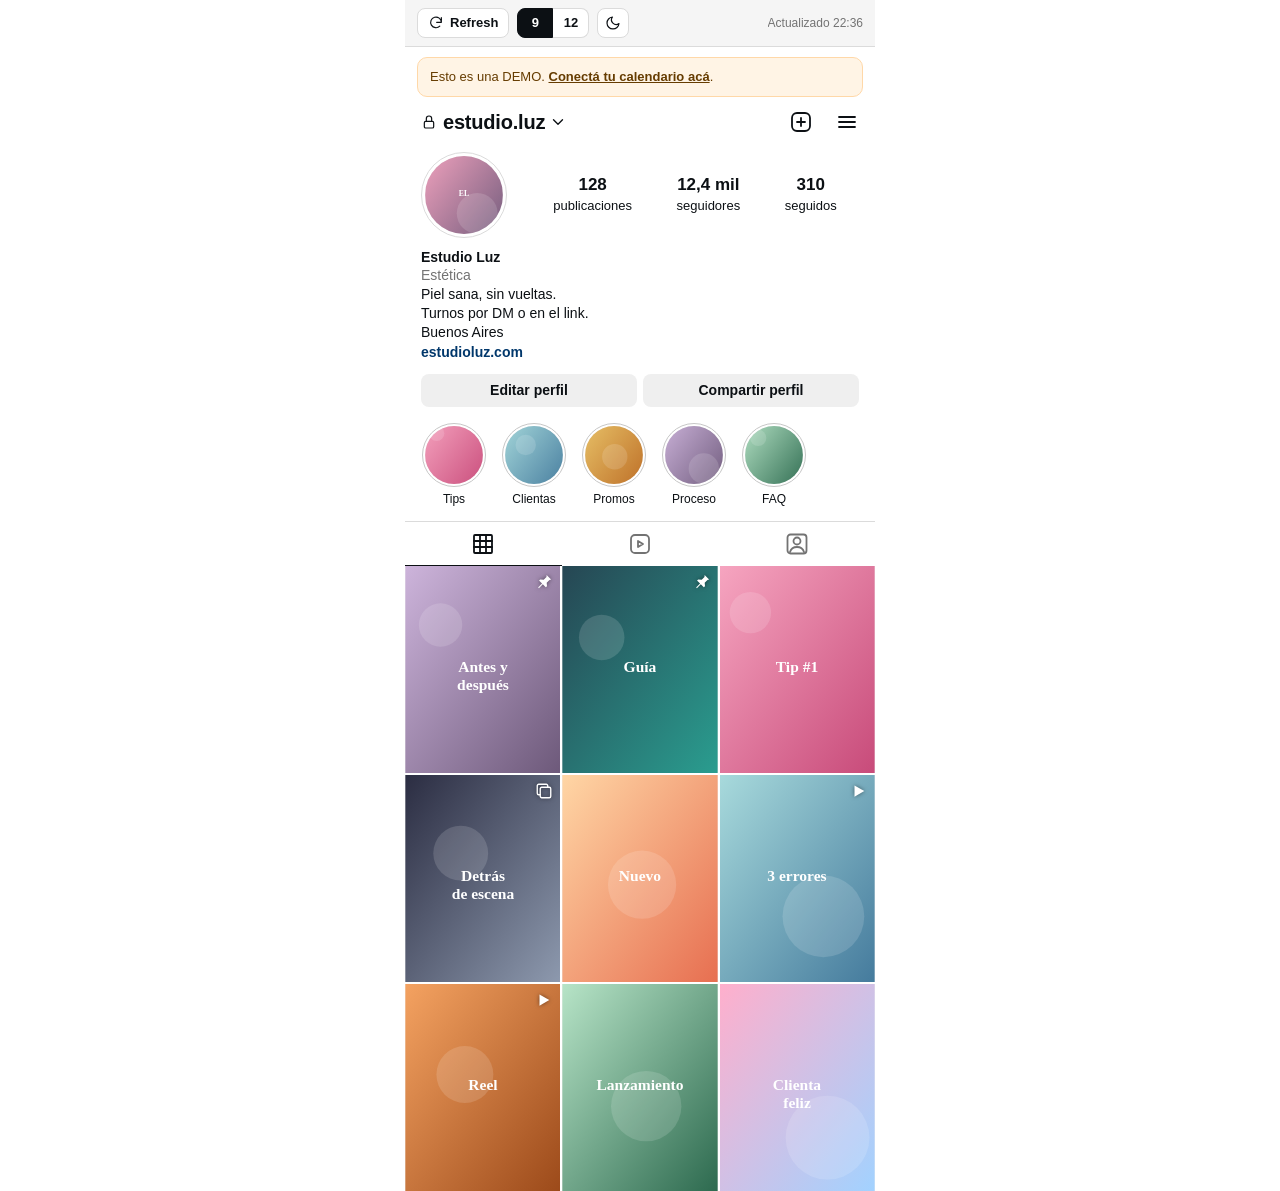
<file: public/index.html>
<!doctype html>
<html lang="es">
<head>
  <meta charset="utf-8">
  <meta name="viewport" content="width=device-width, initial-scale=1">
  <title>Grilla IG</title>
  <link rel="stylesheet" href="styles.css">
</head>
<body>
  <div class="widget">
    <div class="barra" role="toolbar" aria-label="Controles">
      <button class="btn-barra" id="btn-refresh" title="Actualizar desde Notion">
        <svg viewBox="0 0 24 24" aria-hidden="true"><path d="M20 11a8 8 0 1 0-2.3 5.7M20 4v7h-7"/></svg>
        <span>Refresh</span>
      </button>
      <div class="segmento" role="group" aria-label="Cantidad de posts">
        <button data-filas="3" class="activo">9</button>
        <button data-filas="4">12</button>
      </div>
      <button class="btn-barra icono" id="btn-tema" title="Modo claro / oscuro" aria-label="Cambiar tema">
        <svg class="luna" viewBox="0 0 24 24" aria-hidden="true"><path d="M21 12.8A9 9 0 1 1 11.2 3a7 7 0 0 0 9.8 9.8z"/></svg>
        <svg class="sol" viewBox="0 0 24 24" aria-hidden="true"><circle cx="12" cy="12" r="4"/><path d="M12 2v2M12 20v2M4.9 4.9l1.4 1.4M17.7 17.7l1.4 1.4M2 12h2M20 12h2M4.9 19.1l1.4-1.4M17.7 6.3l1.4-1.4"/></svg>
      </button>
      <span class="estado" id="estado" aria-live="polite"></span>
    </div>

    <div class="aviso" id="aviso" hidden></div>

    <main class="perfil" id="perfil">
      <header class="top">
        <svg class="candado" viewBox="0 0 24 24" aria-hidden="true"><rect x="5" y="11" width="14" height="10" rx="2"/><path d="M8 11V7a4 4 0 0 1 8 0v4"/></svg>
        <h1 class="usuario" id="usuario">tu_marca</h1>
        <svg class="chev" viewBox="0 0 24 24" aria-hidden="true"><path d="m6 9 6 6 6-6"/></svg>
        <span class="espacio"></span>
        <svg class="ico" viewBox="0 0 24 24" aria-hidden="true"><rect x="3" y="3" width="18" height="18" rx="5"/><path d="M12 8v8M8 12h8"/></svg>
        <svg class="ico" viewBox="0 0 24 24" aria-hidden="true"><path d="M4 7h16M4 12h16M4 17h16"/></svg>
      </header>

      <section class="cabecera">
        <div class="avatar"><img id="foto" alt=""></div>
        <div class="stats">
          <div><b id="n-posts">0</b><span>publicaciones</span></div>
          <div><b id="n-seguidores">0</b><span>seguidores</span></div>
          <div><b id="n-seguidos">0</b><span>seguidos</span></div>
        </div>
      </section>

      <section class="info">
        <p class="nombre" id="nombre"></p>
        <p class="categoria" id="categoria"></p>
        <p class="bio" id="bio"></p>
        <a class="link" id="link" target="_blank" rel="noopener"></a>
      </section>

      <div class="botones">
        <span class="boton">Editar perfil</span>
        <span class="boton">Compartir perfil</span>
      </div>

      <section class="destacadas" id="destacadas"></section>

      <nav class="tabs" aria-hidden="true">
        <span class="tab activo"><svg viewBox="0 0 24 24"><rect x="3" y="3" width="18" height="18" rx="1"/><path d="M9 3v18M15 3v18M3 9h18M3 15h18"/></svg></span>
        <span class="tab"><svg viewBox="0 0 24 24"><rect x="3" y="3" width="18" height="18" rx="4"/><path d="m10 9 5 3-5 3z"/></svg></span>
        <span class="tab"><svg viewBox="0 0 24 24"><circle cx="12" cy="9" r="3.5"/><path d="M5 20c1-3.5 4-5 7-5s6 1.5 7 5"/><rect x="2.5" y="2.5" width="19" height="19" rx="3"/></svg></span>
      </nav>

      <section class="grilla" id="grilla" aria-label="Grilla de posts"></section>
    </main>
  </div>
  <script src="app.js"></script>
</body>
</html>
</file>
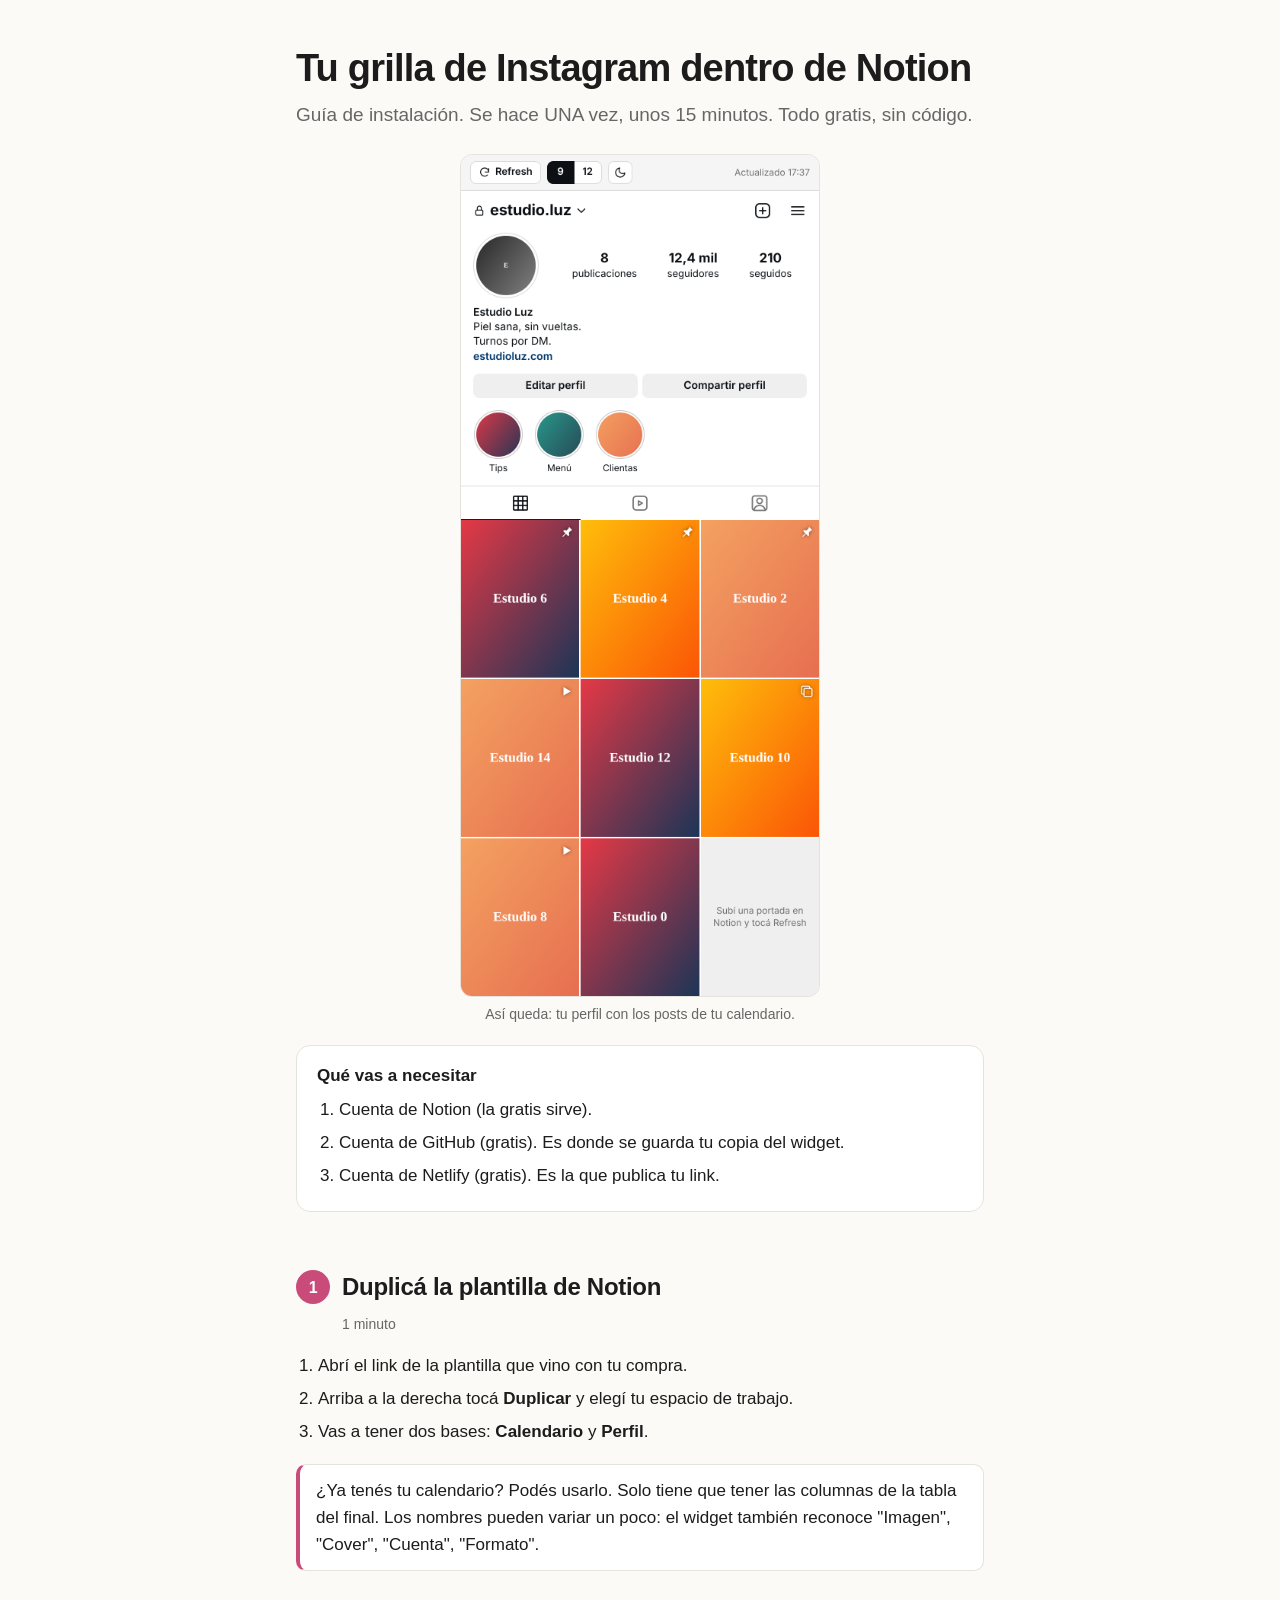
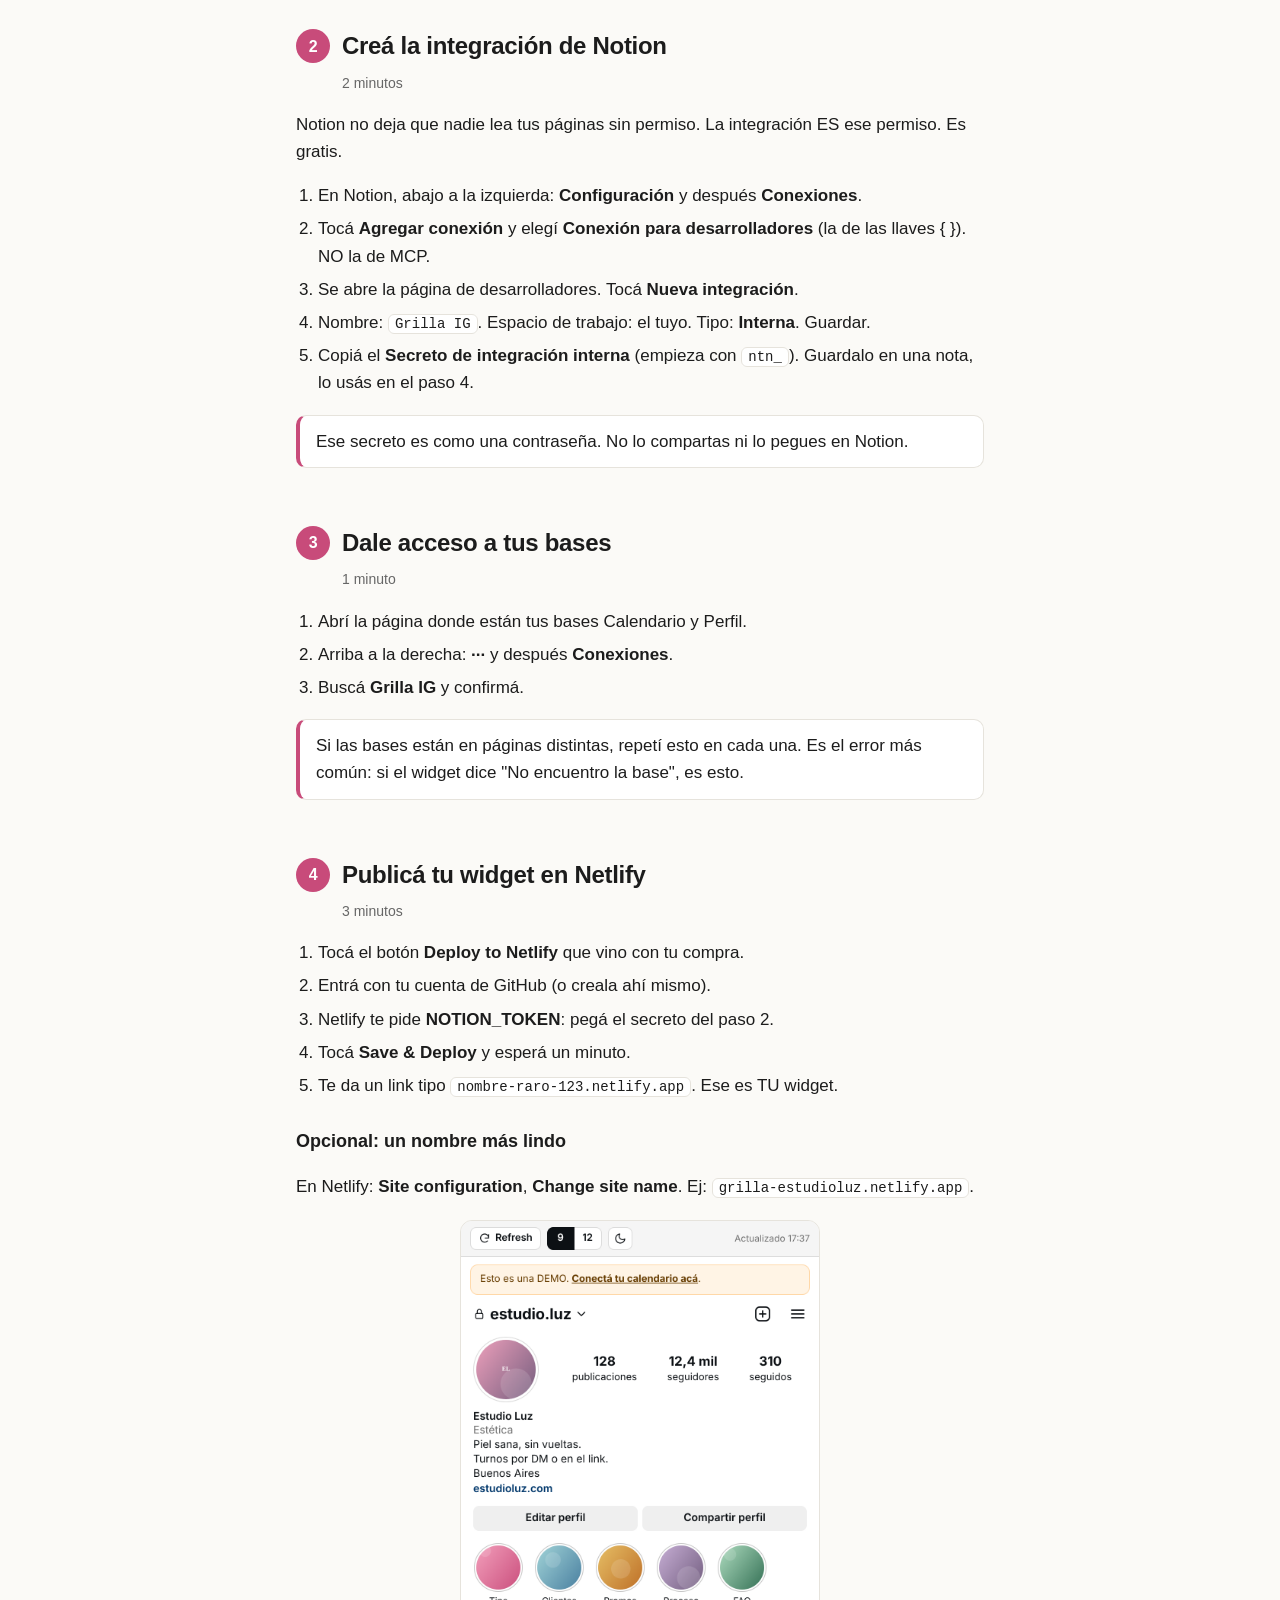
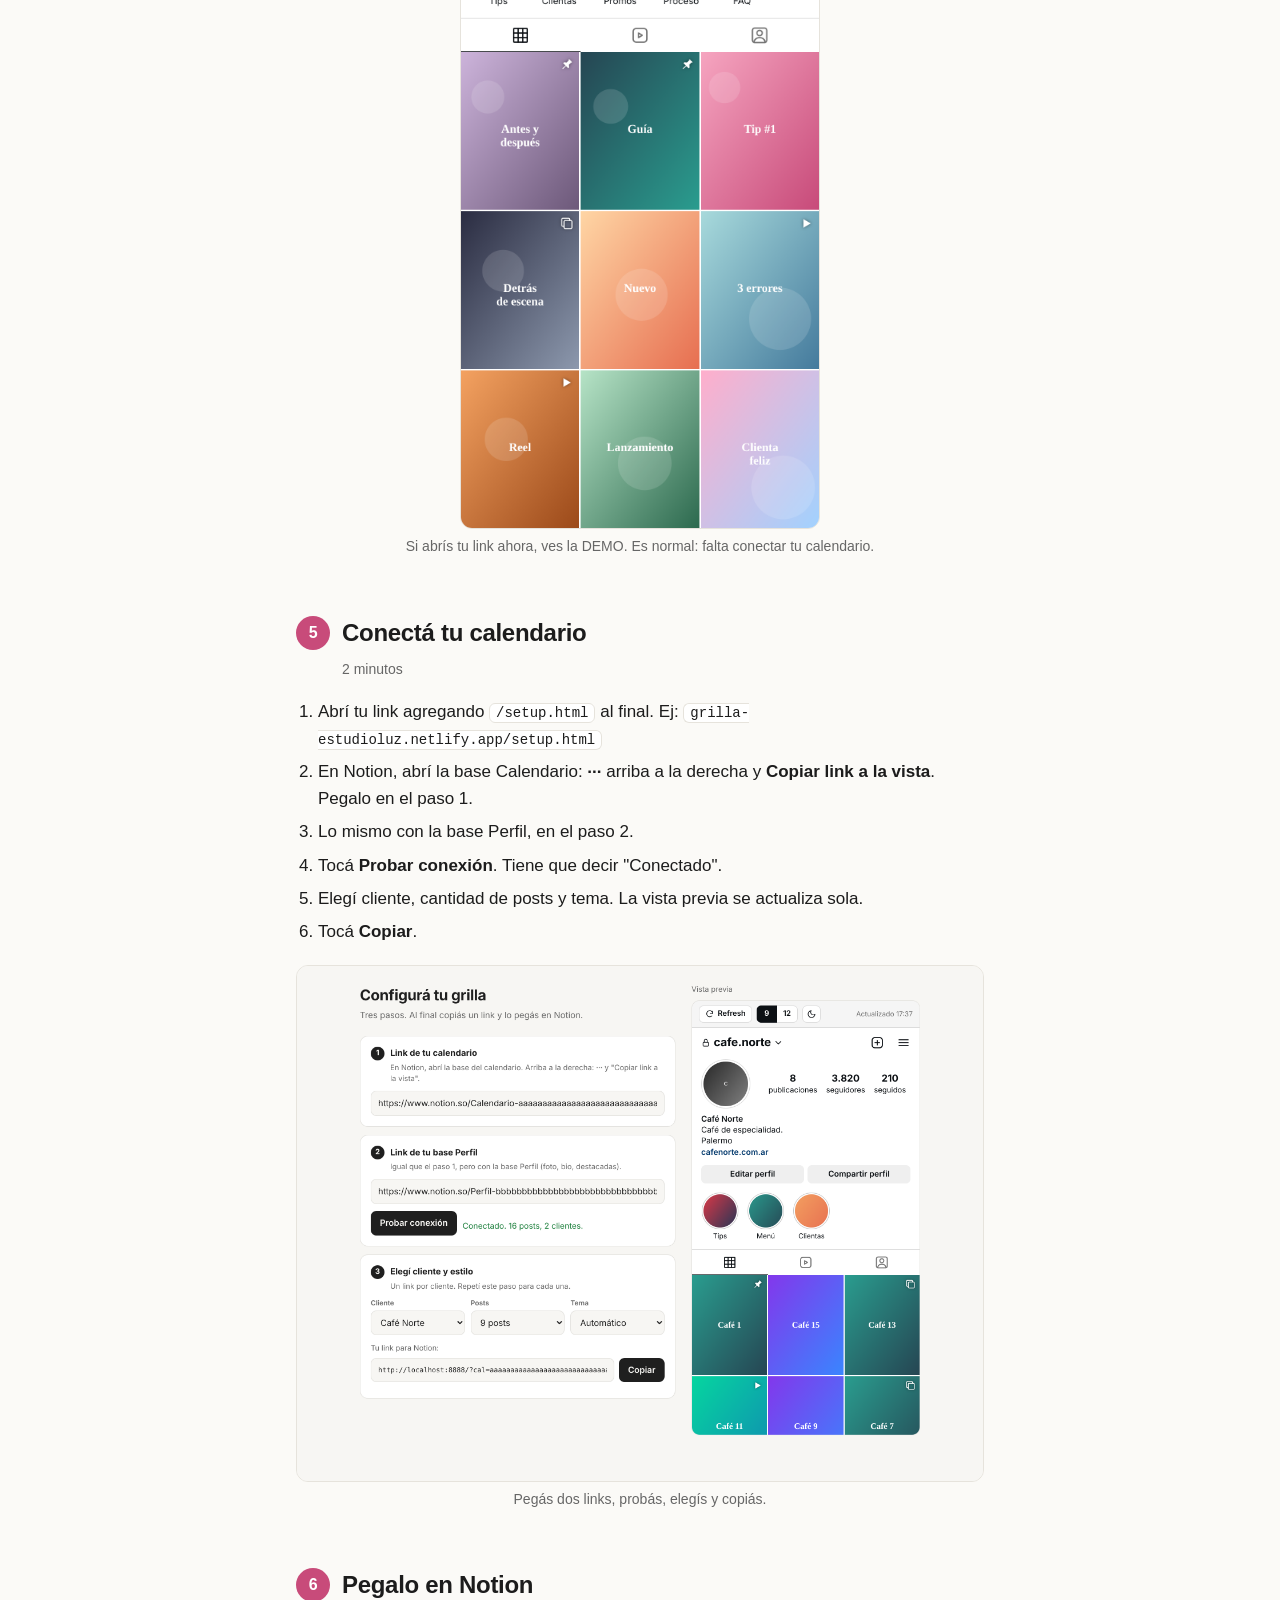
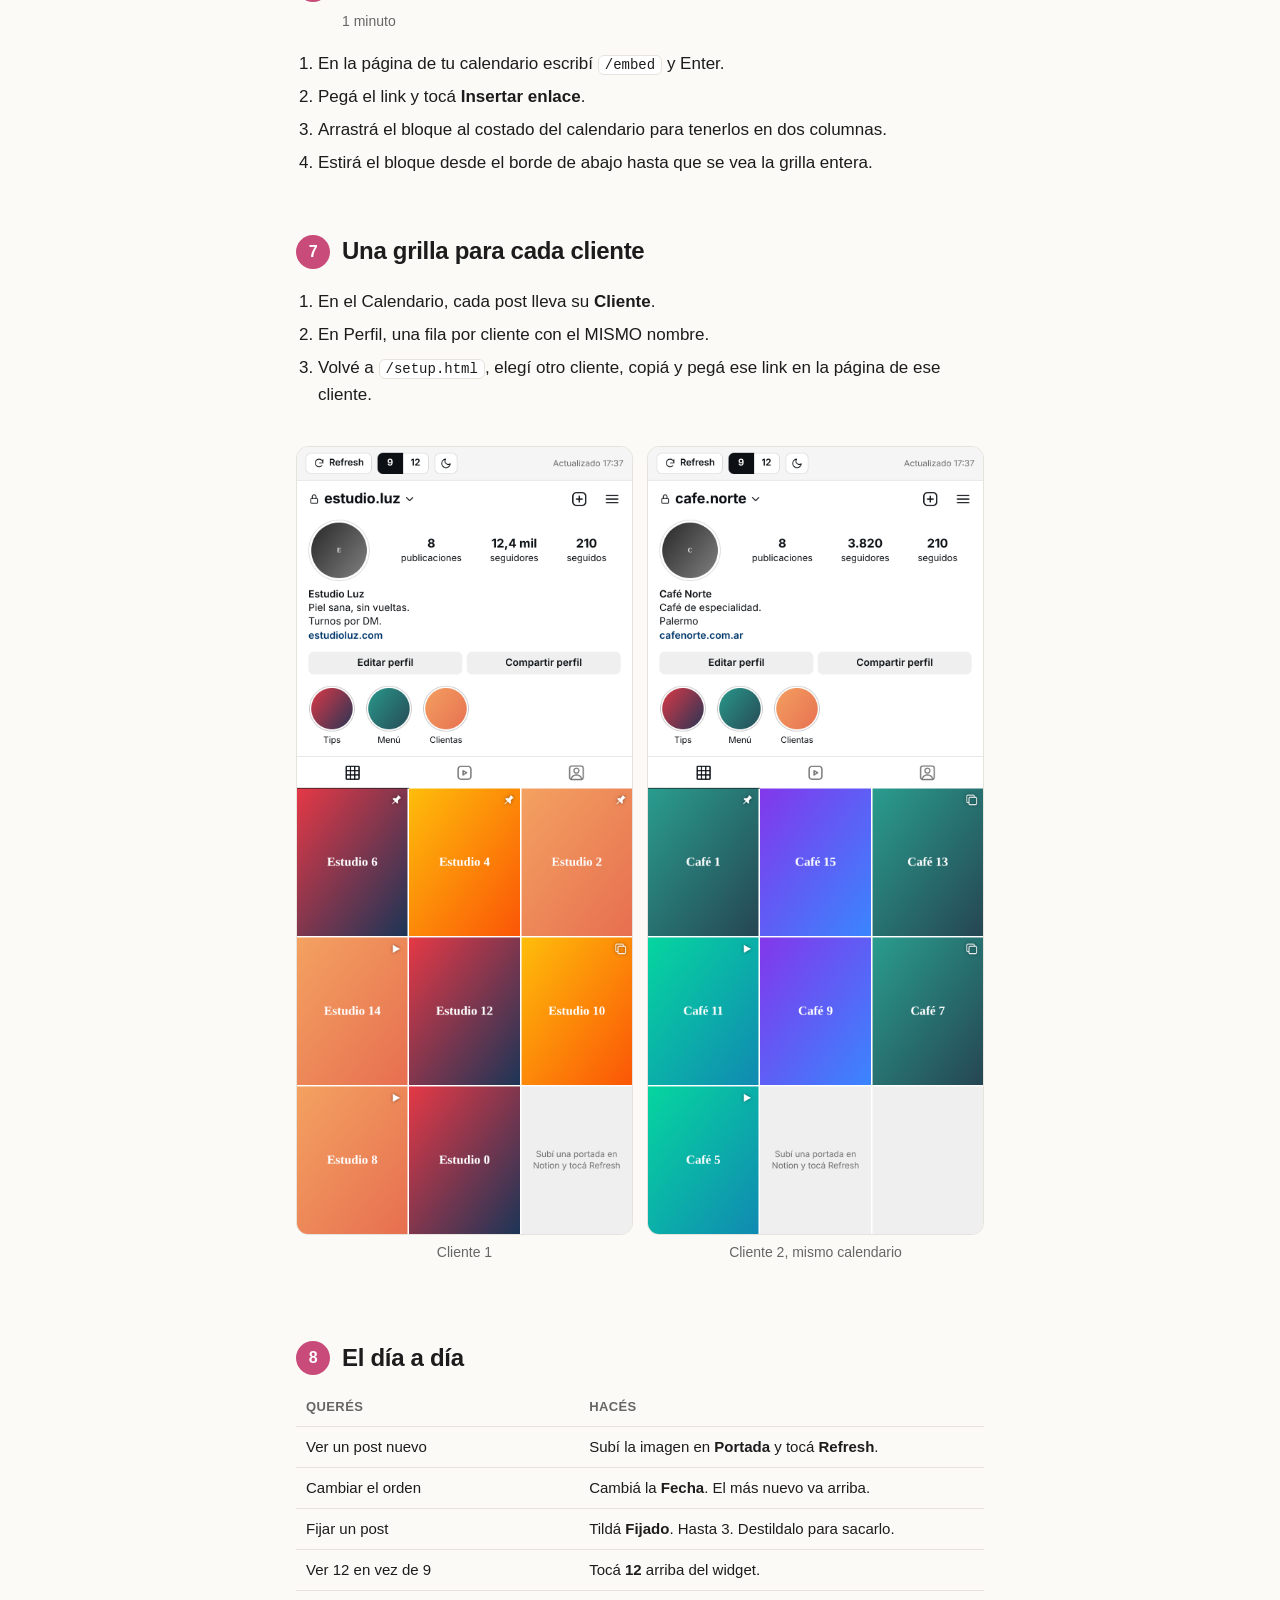
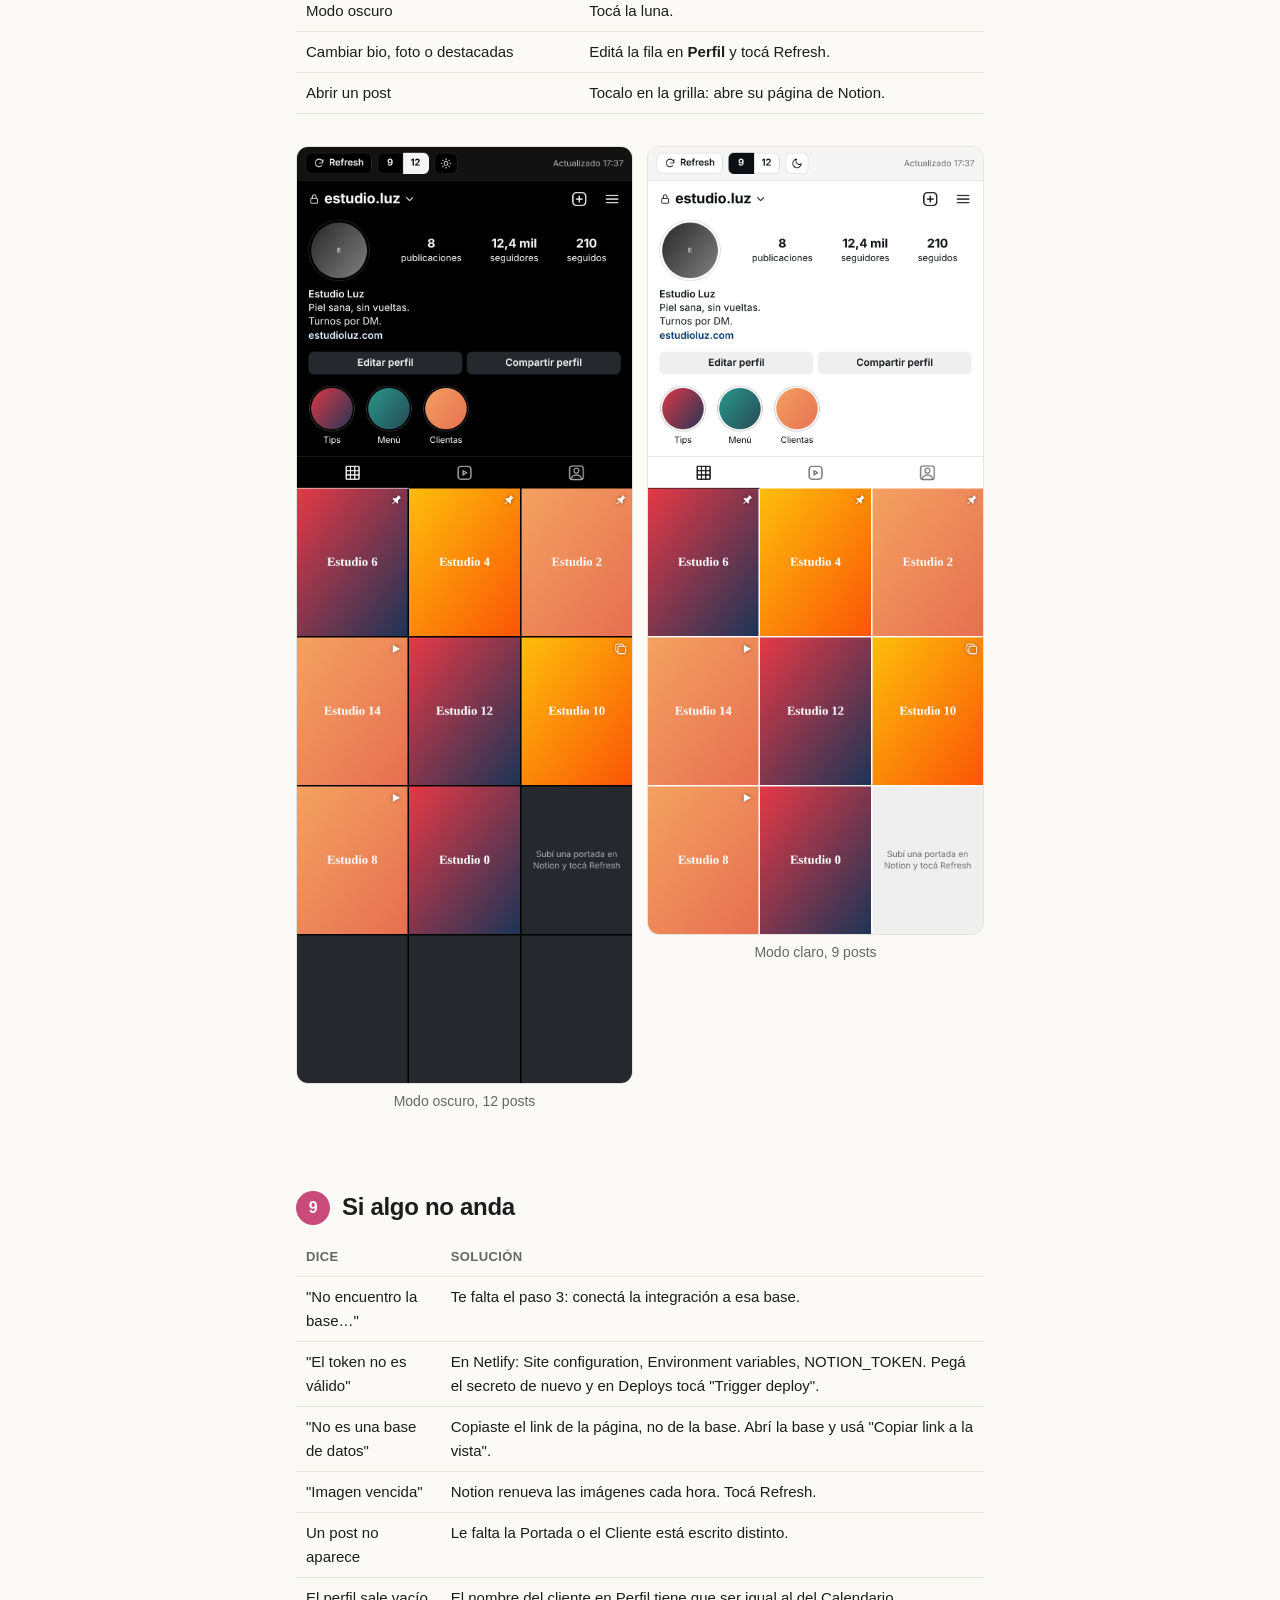
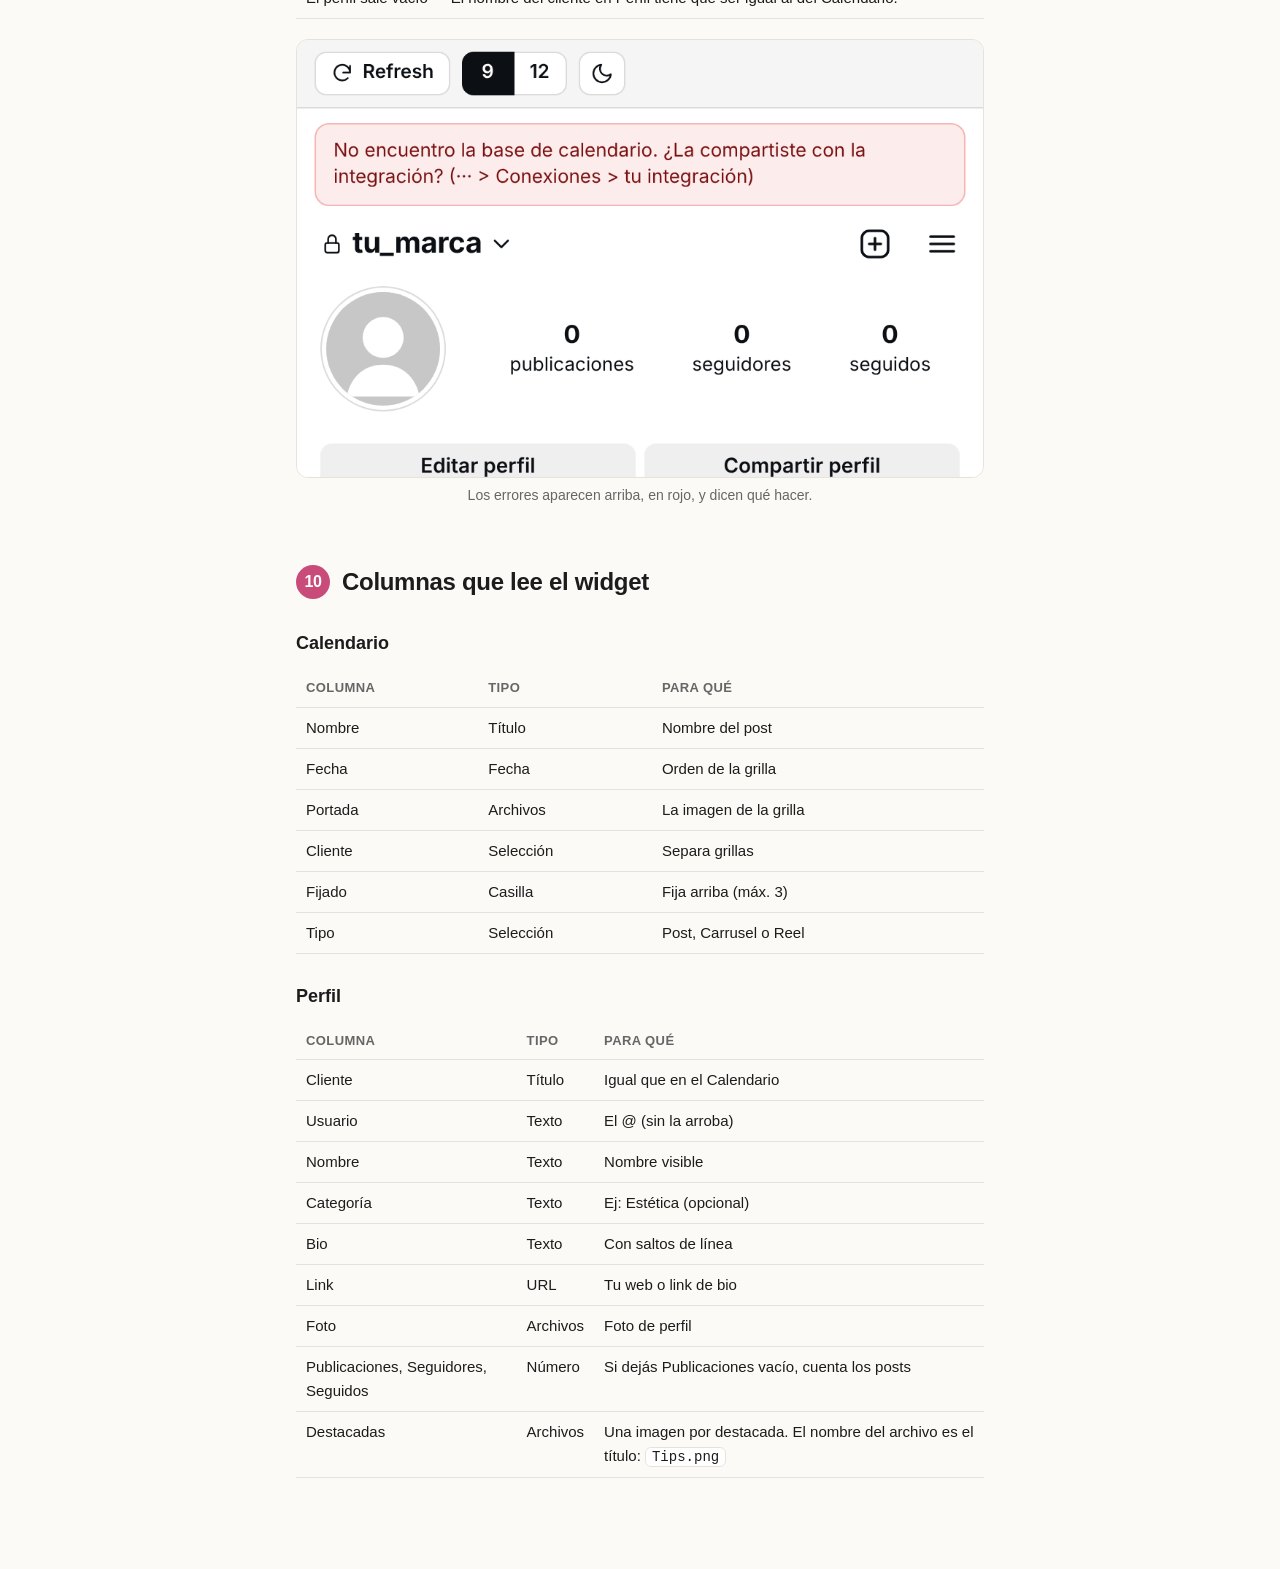
<file: guia/guia.html>
<!doctype html>
<html lang="es">
<head>
<meta charset="utf-8">
<meta name="viewport" content="width=device-width, initial-scale=1">
<title>Guía Grilla IG</title>
<style>
  :root { --fondo:#fbfaf7; --texto:#1c1c1c; --suave:#666; --borde:#e6e3dc; --caja:#fff; --acento:#c84b7a; }
  @media (prefers-color-scheme: dark) { :root:not([data-theme="light"]) { --fondo:#161616; --texto:#eee; --suave:#a3a3a3; --borde:#2e2e2e; --caja:#1f1f1f; --acento:#f08cb2; } }
  :root[data-theme="dark"] { --fondo:#161616; --texto:#eee; --suave:#a3a3a3; --borde:#2e2e2e; --caja:#1f1f1f; --acento:#f08cb2; }
  * { box-sizing: border-box; }
  body { margin:0; background:var(--fondo); color:var(--texto); font:17px/1.6 -apple-system, BlinkMacSystemFont, "Segoe UI", Roboto, sans-serif; }
  main { max-width: 720px; margin: 0 auto; padding: 48px 16px 80px; }
  h1 { font-size: 38px; line-height: 1.1; letter-spacing: -.8px; margin: 0 0 10px; }
  h2 { font-size: 24px; letter-spacing: -.3px; margin: 56px 0 6px; display:flex; gap:12px; align-items:center; }
  h2 .n { flex:none; width:34px; height:34px; border-radius:50%; background:var(--acento); color:#fff; display:grid; place-items:center; font-size:16px; }
  h3 { font-size: 18px; margin: 28px 0 4px; }
  .bajada { color: var(--suave); font-size: 19px; margin: 0 0 24px; }
  .tiempo { color: var(--suave); font-size: 14px; margin: 0 0 14px 46px; }
  ol { padding-left: 22px; } li { margin: 6px 0; }
  code, .k { font-family: ui-monospace, Menlo, monospace; font-size: 14px; background: var(--caja); border: 1px solid var(--borde); border-radius: 6px; padding: 1px 6px; }
  .nota { background: var(--caja); border: 1px solid var(--borde); border-left: 4px solid var(--acento); border-radius: 10px; padding: 12px 16px; margin: 18px 0; }
  figure { margin: 20px 0; }
  figure img { width: 100%; border: 1px solid var(--borde); border-radius: 12px; display: block; }
  figure.angosta img { max-width: 360px; margin: 0 auto; }
  figcaption { color: var(--suave); font-size: 14px; text-align: center; margin-top: 6px; }
  .par { display: grid; grid-template-columns: 1fr 1fr; gap: 14px; }
  @media (max-width: 560px) { .par { grid-template-columns: 1fr; } h1 { font-size: 30px; } }
  table { width: 100%; border-collapse: collapse; font-size: 15px; margin: 12px 0; }
  th, td { text-align: left; padding: 8px 10px; border-bottom: 1px solid var(--borde); vertical-align: top; }
  th { font-size: 13px; color: var(--suave); text-transform: uppercase; letter-spacing: .4px; }
  .indice { background: var(--caja); border: 1px solid var(--borde); border-radius: 14px; padding: 16px 20px; }
  .indice ol { margin: 0; }
  a { color: var(--acento); }
  @media print { h2 { break-after: avoid; } figure { break-inside: avoid; } main { padding-top: 0; } }
</style>
</head>
<body>
<main>
  <h1>Tu grilla de Instagram dentro de Notion</h1>
  <p class="bajada">Guía de instalación. Se hace UNA vez, unos 15 minutos. Todo gratis, sin código.</p>

  <figure class="angosta"><img src="capturas/02-claro-9.png" alt="Grilla terminada"><figcaption>Así queda: tu perfil con los posts de tu calendario.</figcaption></figure>

  <div class="indice">
    <b>Qué vas a necesitar</b>
    <ol>
      <li>Cuenta de Notion (la gratis sirve).</li>
      <li>Cuenta de GitHub (gratis). Es donde se guarda tu copia del widget.</li>
      <li>Cuenta de Netlify (gratis). Es la que publica tu link.</li>
    </ol>
  </div>

  <h2><span class="n">1</span>Duplicá la plantilla de Notion</h2>
  <p class="tiempo">1 minuto</p>
  <ol>
    <li>Abrí el link de la plantilla que vino con tu compra.</li>
    <li>Arriba a la derecha tocá <b>Duplicar</b> y elegí tu espacio de trabajo.</li>
    <li>Vas a tener dos bases: <b>Calendario</b> y <b>Perfil</b>.</li>
  </ol>
  <div class="nota">¿Ya tenés tu calendario? Podés usarlo. Solo tiene que tener las columnas de la tabla del final. Los nombres pueden variar un poco: el widget también reconoce "Imagen", "Cover", "Cuenta", "Formato".</div>

  <h2><span class="n">2</span>Creá la integración de Notion</h2>
  <p class="tiempo">2 minutos</p>
  <p>Notion no deja que nadie lea tus páginas sin permiso. La integración ES ese permiso. Es gratis.</p>
  <ol>
    <li>En Notion, abajo a la izquierda: <b>Configuración</b> y después <b>Conexiones</b>.</li>
    <li>Tocá <b>Agregar conexión</b> y elegí <b>Conexión para desarrolladores</b> (la de las llaves { }). NO la de MCP.</li>
    <li>Se abre la página de desarrolladores. Tocá <b>Nueva integración</b>.</li>
    <li>Nombre: <span class="k">Grilla IG</span>. Espacio de trabajo: el tuyo. Tipo: <b>Interna</b>. Guardar.</li>
    <li>Copiá el <b>Secreto de integración interna</b> (empieza con <code>ntn_</code>). Guardalo en una nota, lo usás en el paso 4.</li>
  </ol>
  <div class="nota">Ese secreto es como una contraseña. No lo compartas ni lo pegues en Notion.</div>

  <h2><span class="n">3</span>Dale acceso a tus bases</h2>
  <p class="tiempo">1 minuto</p>
  <ol>
    <li>Abrí la página donde están tus bases Calendario y Perfil.</li>
    <li>Arriba a la derecha: <b>···</b> y después <b>Conexiones</b>.</li>
    <li>Buscá <b>Grilla IG</b> y confirmá.</li>
  </ol>
  <div class="nota">Si las bases están en páginas distintas, repetí esto en cada una. Es el error más común: si el widget dice "No encuentro la base", es esto.</div>

  <h2><span class="n">4</span>Publicá tu widget en Netlify</h2>
  <p class="tiempo">3 minutos</p>
  <ol>
    <li>Tocá el botón <b>Deploy to Netlify</b> que vino con tu compra.</li>
    <li>Entrá con tu cuenta de GitHub (o creala ahí mismo).</li>
    <li>Netlify te pide <b>NOTION_TOKEN</b>: pegá el secreto del paso 2.</li>
    <li>Tocá <b>Save &amp; Deploy</b> y esperá un minuto.</li>
    <li>Te da un link tipo <code>nombre-raro-123.netlify.app</code>. Ese es TU widget.</li>
  </ol>
  <h3>Opcional: un nombre más lindo</h3>
  <p>En Netlify: <b>Site configuration</b>, <b>Change site name</b>. Ej: <code>grilla-estudioluz.netlify.app</code>.</p>
  <figure class="angosta"><img src="capturas/01-demo.png" alt="Widget en modo demo"><figcaption>Si abrís tu link ahora, ves la DEMO. Es normal: falta conectar tu calendario.</figcaption></figure>

  <h2><span class="n">5</span>Conectá tu calendario</h2>
  <p class="tiempo">2 minutos</p>
  <ol>
    <li>Abrí tu link agregando <code>/setup.html</code> al final. Ej: <code>grilla-estudioluz.netlify.app/setup.html</code></li>
    <li>En Notion, abrí la base Calendario: <b>···</b> arriba a la derecha y <b>Copiar link a la vista</b>. Pegalo en el paso 1.</li>
    <li>Lo mismo con la base Perfil, en el paso 2.</li>
    <li>Tocá <b>Probar conexión</b>. Tiene que decir "Conectado".</li>
    <li>Elegí cliente, cantidad de posts y tema. La vista previa se actualiza sola.</li>
    <li>Tocá <b>Copiar</b>.</li>
  </ol>
  <figure><img src="capturas/06-setup.png" alt="Página de configuración"><figcaption>Pegás dos links, probás, elegís y copiás.</figcaption></figure>

  <h2><span class="n">6</span>Pegalo en Notion</h2>
  <p class="tiempo">1 minuto</p>
  <ol>
    <li>En la página de tu calendario escribí <code>/embed</code> y Enter.</li>
    <li>Pegá el link y tocá <b>Insertar enlace</b>.</li>
    <li>Arrastrá el bloque al costado del calendario para tenerlos en dos columnas.</li>
    <li>Estirá el bloque desde el borde de abajo hasta que se vea la grilla entera.</li>
  </ol>

  <h2><span class="n">7</span>Una grilla para cada cliente</h2>
  <ol>
    <li>En el Calendario, cada post lleva su <b>Cliente</b>.</li>
    <li>En Perfil, una fila por cliente con el MISMO nombre.</li>
    <li>Volvé a <code>/setup.html</code>, elegí otro cliente, copiá y pegá ese link en la página de ese cliente.</li>
  </ol>
  <div class="par">
    <figure><img src="capturas/02-claro-9.png" alt="Cliente 1"><figcaption>Cliente 1</figcaption></figure>
    <figure><img src="capturas/04-otro-cliente.png" alt="Cliente 2"><figcaption>Cliente 2, mismo calendario</figcaption></figure>
  </div>

  <h2><span class="n">8</span>El día a día</h2>
  <table>
    <tr><th>Querés</th><th>Hacés</th></tr>
    <tr><td>Ver un post nuevo</td><td>Subí la imagen en <b>Portada</b> y tocá <b>Refresh</b>.</td></tr>
    <tr><td>Cambiar el orden</td><td>Cambiá la <b>Fecha</b>. El más nuevo va arriba.</td></tr>
    <tr><td>Fijar un post</td><td>Tildá <b>Fijado</b>. Hasta 3. Destildalo para sacarlo.</td></tr>
    <tr><td>Ver 12 en vez de 9</td><td>Tocá <b>12</b> arriba del widget.</td></tr>
    <tr><td>Modo oscuro</td><td>Tocá la luna.</td></tr>
    <tr><td>Cambiar bio, foto o destacadas</td><td>Editá la fila en <b>Perfil</b> y tocá Refresh.</td></tr>
    <tr><td>Abrir un post</td><td>Tocalo en la grilla: abre su página de Notion.</td></tr>
  </table>
  <div class="par">
    <figure><img src="capturas/03-oscuro-12.png" alt="Modo oscuro con 12 posts"><figcaption>Modo oscuro, 12 posts</figcaption></figure>
    <figure><img src="capturas/02-claro-9.png" alt="Modo claro con 9 posts"><figcaption>Modo claro, 9 posts</figcaption></figure>
  </div>

  <h2><span class="n">9</span>Si algo no anda</h2>
  <table>
    <tr><th>Dice</th><th>Solución</th></tr>
    <tr><td>"No encuentro la base…"</td><td>Te falta el paso 3: conectá la integración a esa base.</td></tr>
    <tr><td>"El token no es válido"</td><td>En Netlify: Site configuration, Environment variables, NOTION_TOKEN. Pegá el secreto de nuevo y en Deploys tocá "Trigger deploy".</td></tr>
    <tr><td>"No es una base de datos"</td><td>Copiaste el link de la página, no de la base. Abrí la base y usá "Copiar link a la vista".</td></tr>
    <tr><td>"Imagen vencida"</td><td>Notion renueva las imágenes cada hora. Tocá Refresh.</td></tr>
    <tr><td>Un post no aparece</td><td>Le falta la Portada o el Cliente está escrito distinto.</td></tr>
    <tr><td>El perfil sale vacío</td><td>El nombre del cliente en Perfil tiene que ser igual al del Calendario.</td></tr>
  </table>
  <figure><img src="capturas/05-error.png" alt="Ejemplo de mensaje de error"><figcaption>Los errores aparecen arriba, en rojo, y dicen qué hacer.</figcaption></figure>

  <h2><span class="n">10</span>Columnas que lee el widget</h2>
  <h3>Calendario</h3>
  <table>
    <tr><th>Columna</th><th>Tipo</th><th>Para qué</th></tr>
    <tr><td>Nombre</td><td>Título</td><td>Nombre del post</td></tr>
    <tr><td>Fecha</td><td>Fecha</td><td>Orden de la grilla</td></tr>
    <tr><td>Portada</td><td>Archivos</td><td>La imagen de la grilla</td></tr>
    <tr><td>Cliente</td><td>Selección</td><td>Separa grillas</td></tr>
    <tr><td>Fijado</td><td>Casilla</td><td>Fija arriba (máx. 3)</td></tr>
    <tr><td>Tipo</td><td>Selección</td><td>Post, Carrusel o Reel</td></tr>
  </table>
  <h3>Perfil</h3>
  <table>
    <tr><th>Columna</th><th>Tipo</th><th>Para qué</th></tr>
    <tr><td>Cliente</td><td>Título</td><td>Igual que en el Calendario</td></tr>
    <tr><td>Usuario</td><td>Texto</td><td>El @ (sin la arroba)</td></tr>
    <tr><td>Nombre</td><td>Texto</td><td>Nombre visible</td></tr>
    <tr><td>Categoría</td><td>Texto</td><td>Ej: Estética (opcional)</td></tr>
    <tr><td>Bio</td><td>Texto</td><td>Con saltos de línea</td></tr>
    <tr><td>Link</td><td>URL</td><td>Tu web o link de bio</td></tr>
    <tr><td>Foto</td><td>Archivos</td><td>Foto de perfil</td></tr>
    <tr><td>Publicaciones, Seguidores, Seguidos</td><td>Número</td><td>Si dejás Publicaciones vacío, cuenta los posts</td></tr>
    <tr><td>Destacadas</td><td>Archivos</td><td>Una imagen por destacada. El nombre del archivo es el título: <code>Tips.png</code></td></tr>
  </table>
</main>
</body>
</html>
</file>
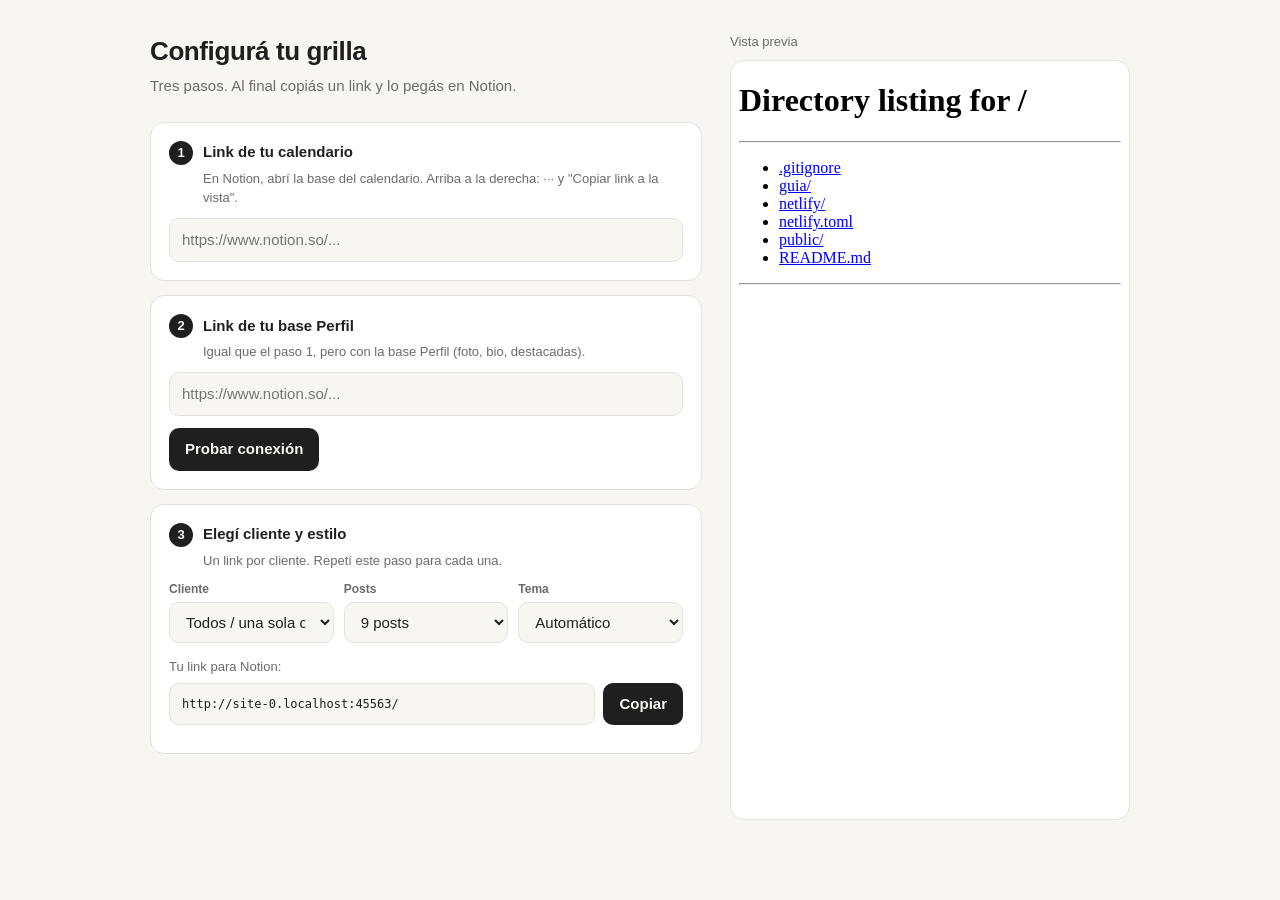
<file: public/setup.html>
<!doctype html>
<html lang="es">
<head>
  <meta charset="utf-8">
  <meta name="viewport" content="width=device-width, initial-scale=1">
  <title>Configurar grilla</title>
  <style>
    :root { --fondo:#f7f6f3; --caja:#fff; --texto:#1f1f1f; --suave:#6b6b6b; --borde:#e3e2de; --acento:#1f1f1f; --ok:#1b7f3b; --mal:#b42318; }
    @media (prefers-color-scheme: dark) {
      :root { --fondo:#191919; --caja:#232323; --texto:#ededed; --suave:#9b9b9b; --borde:#333; --acento:#ededed; --ok:#5fd38a; --mal:#ff8a80; }
    }
    * { box-sizing: border-box; margin: 0; }
    body { background: var(--fondo); color: var(--texto); font: 15px/1.5 -apple-system, BlinkMacSystemFont, "Segoe UI", Roboto, sans-serif; padding: 32px 16px 64px; }
    .contenedor { max-width: 980px; margin: 0 auto; display: grid; grid-template-columns: 1fr 400px; gap: 28px; align-items: start; }
    @media (max-width: 860px) { .contenedor { grid-template-columns: 1fr; } }
    h1 { font-size: 26px; letter-spacing: -.4px; margin-bottom: 4px; }
    .sub { color: var(--suave); margin-bottom: 24px; }
    .paso { background: var(--caja); border: 1px solid var(--borde); border-radius: 14px; padding: 18px; margin-bottom: 14px; }
    .paso h2 { font-size: 15px; display: flex; gap: 10px; align-items: center; margin-bottom: 4px; }
    .num { width: 24px; height: 24px; border-radius: 50%; background: var(--acento); color: var(--fondo); display: inline-grid; place-items: center; font-size: 13px; flex: none; }
    .ayuda { color: var(--suave); font-size: 13px; margin: 0 0 10px 34px; }
    input, select { width: 100%; font: inherit; color: var(--texto); background: var(--fondo); border: 1px solid var(--borde); border-radius: 10px; padding: 10px 12px; }
    input:focus, select:focus { outline: 2px solid var(--acento); outline-offset: -1px; }
    .fila { display: grid; grid-template-columns: 1fr 1fr 1fr; gap: 10px; }
    @media (max-width: 560px) { .fila { grid-template-columns: 1fr; } }
    label.chico { display: block; font-size: 12px; color: var(--suave); margin-bottom: 4px; font-weight: 600; }
    button { font: inherit; font-weight: 600; border: 0; border-radius: 10px; padding: 10px 16px; cursor: pointer; background: var(--acento); color: var(--fondo); }
    button.sec { background: transparent; color: var(--texto); border: 1px solid var(--borde); }
    .msg { margin-top: 10px; font-size: 14px; }
    .msg.ok { color: var(--ok); } .msg.mal { color: var(--mal); }
    .resultado { display: flex; gap: 8px; }
    .resultado input { font-family: ui-monospace, Menlo, monospace; font-size: 12px; }
    .vista { position: sticky; top: 16px; }
    .vista iframe { width: 100%; height: 760px; border: 1px solid var(--borde); border-radius: 14px; background: #fff; }
    .vista p { color: var(--suave); font-size: 13px; margin-bottom: 8px; }
  </style>
</head>
<body>
  <div class="contenedor">
    <div>
      <h1>Configurá tu grilla</h1>
      <p class="sub">Tres pasos. Al final copiás un link y lo pegás en Notion.</p>

      <div class="paso">
        <h2><span class="num">1</span>Link de tu calendario</h2>
        <p class="ayuda">En Notion, abrí la base del calendario. Arriba a la derecha: ··· y "Copiar link a la vista".</p>
        <input id="cal" placeholder="https://www.notion.so/..." autocomplete="off">
      </div>

      <div class="paso">
        <h2><span class="num">2</span>Link de tu base Perfil</h2>
        <p class="ayuda">Igual que el paso 1, pero con la base Perfil (foto, bio, destacadas).</p>
        <input id="perfil" placeholder="https://www.notion.so/..." autocomplete="off">
        <div style="margin-top:12px; display:flex; gap:10px; align-items:center; flex-wrap:wrap">
          <button id="probar">Probar conexión</button>
          <span class="msg" id="msg"></span>
        </div>
      </div>

      <div class="paso">
        <h2><span class="num">3</span>Elegí cliente y estilo</h2>
        <p class="ayuda">Un link por cliente. Repetí este paso para cada una.</p>
        <div class="fila">
          <div><label class="chico" for="cliente">Cliente</label>
            <select id="cliente"><option value="">Todos / una sola cuenta</option></select></div>
          <div><label class="chico" for="filas">Posts</label>
            <select id="filas"><option value="3">9 posts</option><option value="4">12 posts</option></select></div>
          <div><label class="chico" for="tema">Tema</label>
            <select id="tema"><option value="auto">Automático</option><option value="claro">Claro</option><option value="oscuro">Oscuro</option></select></div>
        </div>
        <p class="ayuda" style="margin:14px 0 6px">Tu link para Notion:</p>
        <div class="resultado">
          <input id="link" readonly>
          <button id="copiar">Copiar</button>
        </div>
        <p class="msg" id="msg-copia"></p>
      </div>
    </div>

    <div class="vista">
      <p>Vista previa</p>
      <iframe id="previa" title="Vista previa de la grilla"></iframe>
    </div>
  </div>

  <script>
    const $ = (id) => document.getElementById(id);
    const limpiarId = (v) => {
      if (!v) return "";
      const m = v.split("?")[0].split("#")[0].replace(/-/g, "").match(/[0-9a-f]{32}(?!.*[0-9a-f]{32})/i);
      return m ? m[0] : "";
    };

    function armarLink() {
      const q = new URLSearchParams();
      const cal = limpiarId($("cal").value), perfil = limpiarId($("perfil").value);
      if (cal) q.set("cal", cal);
      if (perfil) q.set("perfil", perfil);
      if ($("cliente").value) q.set("cliente", $("cliente").value);
      if ($("filas").value === "4") q.set("filas", "4");
      if ($("tema").value !== "auto") q.set("tema", $("tema").value);
      const link = location.origin + "/" + (q.toString() ? "?" + q : "");
      $("link").value = link;
      return link;
    }

    let timer;
    function actualizar() {
      armarLink();
      clearTimeout(timer);
      timer = setTimeout(() => { $("previa").src = $("link").value; }, 400);
    }

    async function probar() {
      const msg = $("msg");
      const cal = limpiarId($("cal").value);
      if (!cal) { msg.className = "msg mal"; msg.textContent = "Ese link de calendario no parece de Notion."; return; }
      msg.className = "msg"; msg.textContent = "Probando…";
      const q = new URLSearchParams({ cal });
      const perfil = limpiarId($("perfil").value);
      if (perfil) q.set("perfil", perfil);
      try {
        const res = await fetch("/api/notion?" + q, { cache: "no-store" });
        const data = await res.json();
        if (!res.ok) throw new Error(data.mensaje);
        const sel = $("cliente"), previo = sel.value;
        sel.innerHTML = '<option value="">Todos / una sola cuenta</option>' +
          data.clientes.map((c) => `<option>${c.replace(/</g, "&lt;")}</option>`).join("");
        if (data.clientes.includes(previo)) sel.value = previo;
        else if (data.clientes.length) sel.value = data.clientes[0];
        msg.className = "msg ok";
        msg.textContent = `Conectado. ${data.posts.length} posts` + (data.clientes.length ? `, ${data.clientes.length} clientes.` : ".");
        actualizar();
      } catch (e) {
        msg.className = "msg mal";
        msg.textContent = e.message || "No pude conectar.";
      }
    }

    ["cal", "perfil"].forEach((id) => $(id).addEventListener("input", actualizar));
    ["cliente", "filas", "tema"].forEach((id) => $(id).addEventListener("change", actualizar));
    $("probar").addEventListener("click", probar);
    $("copiar").addEventListener("click", async () => {
      const link = armarLink();
      try { await navigator.clipboard.writeText(link); }
      catch { $("link").select(); document.execCommand("copy"); }
      $("msg-copia").className = "msg ok";
      $("msg-copia").textContent = "Copiado. En Notion escribí /embed y pegalo.";
    });
    actualizar();
  </script>
</body>
</html>
</file>
<file: public/styles.css>
:root {
  --fondo: #ffffff;
  --texto: #0c1014;
  --suave: #737373;
  --borde: #dbdbdb;
  --boton: #efefef;
  --link: #00376b;
  --barra: #f5f5f5;
  --acento: #0095f6;
  --anillo: #c7c7c7;
}
:root[data-theme="oscuro"] {
  --fondo: #000000;
  --texto: #f5f5f5;
  --suave: #a8a8a8;
  --borde: #262626;
  --boton: #25292e;
  --link: #e0f1ff;
  --barra: #121212;
  --anillo: #363636;
}

* { box-sizing: border-box; margin: 0; padding: 0; }

html, body {
  background: var(--fondo);
  color: var(--texto);
  font-family: -apple-system, BlinkMacSystemFont, "Segoe UI", Roboto, Helvetica, Arial, sans-serif;
  font-size: 14px;
  line-height: 1.35;
  -webkit-font-smoothing: antialiased;
}

svg { fill: none; stroke: currentColor; stroke-width: 1.8; stroke-linecap: round; stroke-linejoin: round; }

.widget { max-width: 470px; margin: 0 auto; }

/* ---------- Barra de controles ---------- */
.barra {
  position: sticky; top: 0; z-index: 5;
  display: flex; align-items: center; gap: 8px;
  padding: 8px 12px;
  background: var(--barra);
  border-bottom: 1px solid var(--borde);
}
.btn-barra, .segmento button {
  font: inherit; font-size: 13px; font-weight: 600;
  color: var(--texto); background: var(--fondo);
  border: 1px solid var(--borde); border-radius: 8px;
  height: 30px; padding: 0 10px;
  display: inline-flex; align-items: center; gap: 6px;
  cursor: pointer;
}
.btn-barra svg { width: 16px; height: 16px; }
.btn-barra.icono { padding: 0 7px; }
.btn-barra:hover, .segmento button:hover { border-color: var(--suave); }
.btn-barra.girando svg { animation: girar .8s linear infinite; }
@keyframes girar { to { transform: rotate(360deg); } }

.segmento { display: inline-flex; }
.segmento button { border-radius: 0; min-width: 36px; justify-content: center; }
.segmento button:first-child { border-radius: 8px 0 0 8px; }
.segmento button:last-child { border-radius: 0 8px 8px 0; border-left: 0; }
.segmento button.activo { background: var(--texto); color: var(--fondo); border-color: var(--texto); }

:root[data-theme="oscuro"] .luna, :root:not([data-theme="oscuro"]) .sol { display: none; }

.estado { margin-left: auto; font-size: 12px; color: var(--suave); white-space: nowrap; overflow: hidden; text-overflow: ellipsis; }

.aviso {
  margin: 10px 12px 0; padding: 10px 12px;
  border-radius: 10px; font-size: 13px;
  background: #fff4e5; color: #663c00; border: 1px solid #ffd8a8;
}
.aviso a { color: inherit; font-weight: 700; }
.aviso.error { background: #fdecec; color: #7a1010; border-color: #f5b5b5; }
:root[data-theme="oscuro"] .aviso { background: #2b2111; color: #ffd8a8; border-color: #5c4313; }
:root[data-theme="oscuro"] .aviso.error { background: #2d1414; color: #ffb3b3; border-color: #5c1f1f; }

/* ---------- Perfil ---------- */
.top { display: flex; align-items: center; gap: 4px; padding: 12px 16px 6px; }
.top .usuario { font-size: 20px; font-weight: 700; letter-spacing: -.2px; }
.top .candado { width: 16px; height: 16px; margin-right: 2px; }
.top .chev { width: 18px; height: 18px; }
.top .espacio { flex: 1; }
.top .ico { width: 24px; height: 24px; margin-left: 18px; }

.cabecera { display: flex; align-items: center; gap: 24px; padding: 10px 16px; }
.avatar {
  width: 86px; height: 86px; flex: none; border-radius: 50%;
  padding: 3px; border: 1px solid var(--borde);
}
.avatar img { width: 100%; height: 100%; border-radius: 50%; object-fit: cover; display: block; background: var(--boton); }

.stats { flex: 1; display: flex; justify-content: space-around; text-align: center; }
.stats div { display: flex; flex-direction: column; }
.stats b { font-size: 17px; font-weight: 700; }
.stats span { font-size: 13px; }

.info { padding: 0 16px; }
.nombre { font-weight: 600; }
.categoria { color: var(--suave); }
.bio { white-space: pre-line; }
.link { color: var(--link); font-weight: 600; text-decoration: none; display: inline-block; margin-top: 1px; }
.info p:empty, .link:empty { display: none; }

.botones { display: flex; gap: 6px; padding: 12px 16px; }
.boton {
  flex: 1; text-align: center; font-weight: 600; font-size: 14px;
  background: var(--boton); border-radius: 8px; padding: 7px 0;
}

.destacadas { display: flex; gap: 14px; padding: 4px 16px 14px; overflow-x: auto; scrollbar-width: none; }
.destacadas::-webkit-scrollbar { display: none; }
.destacada { width: 66px; flex: none; text-align: center; }
.destacada .circulo { width: 64px; height: 64px; border-radius: 50%; padding: 2px; border: 1px solid var(--anillo); margin: 0 auto 4px; }
.destacada img { width: 100%; height: 100%; border-radius: 50%; object-fit: cover; display: block; background: var(--boton); }
.destacada span { font-size: 12px; display: block; white-space: nowrap; overflow: hidden; text-overflow: ellipsis; }
.destacadas:empty { display: none; }

.tabs { display: flex; border-top: 1px solid var(--borde); }
.tab { flex: 1; display: flex; justify-content: center; padding: 10px 0; color: var(--suave); }
.tab svg { width: 24px; height: 24px; }
.tab.activo { color: var(--texto); box-shadow: inset 0 -1px 0 var(--texto); }

/* ---------- Grilla ---------- */
.grilla { display: grid; grid-template-columns: repeat(3, 1fr); gap: 2px; }
.post {
  position: relative; aspect-ratio: 3 / 4; overflow: hidden;
  background: var(--boton); display: block; color: #fff;
}
.post img { width: 100%; height: 100%; object-fit: cover; display: block; transition: opacity .2s; }
.post:hover img { opacity: .85; }
.post .marca { position: absolute; top: 7px; right: 7px; width: 18px; height: 18px; filter: drop-shadow(0 0 2px rgba(0,0,0,.5)); }
.post .marca svg { width: 100%; height: 100%; stroke: #fff; }
.post .marca.relleno svg { fill: #fff; stroke: none; }
.post .fecha {
  position: absolute; left: 6px; bottom: 6px;
  font-size: 11px; font-weight: 600; padding: 2px 6px; border-radius: 6px;
  background: rgba(0,0,0,.55); opacity: 0; transition: opacity .2s;
}
.post:hover .fecha { opacity: 1; }
.post.vacio { display: flex; align-items: center; justify-content: center; color: var(--suave); font-size: 12px; text-align: center; padding: 8px; }
.post.vacio svg { width: 22px; height: 22px; }
</file>
